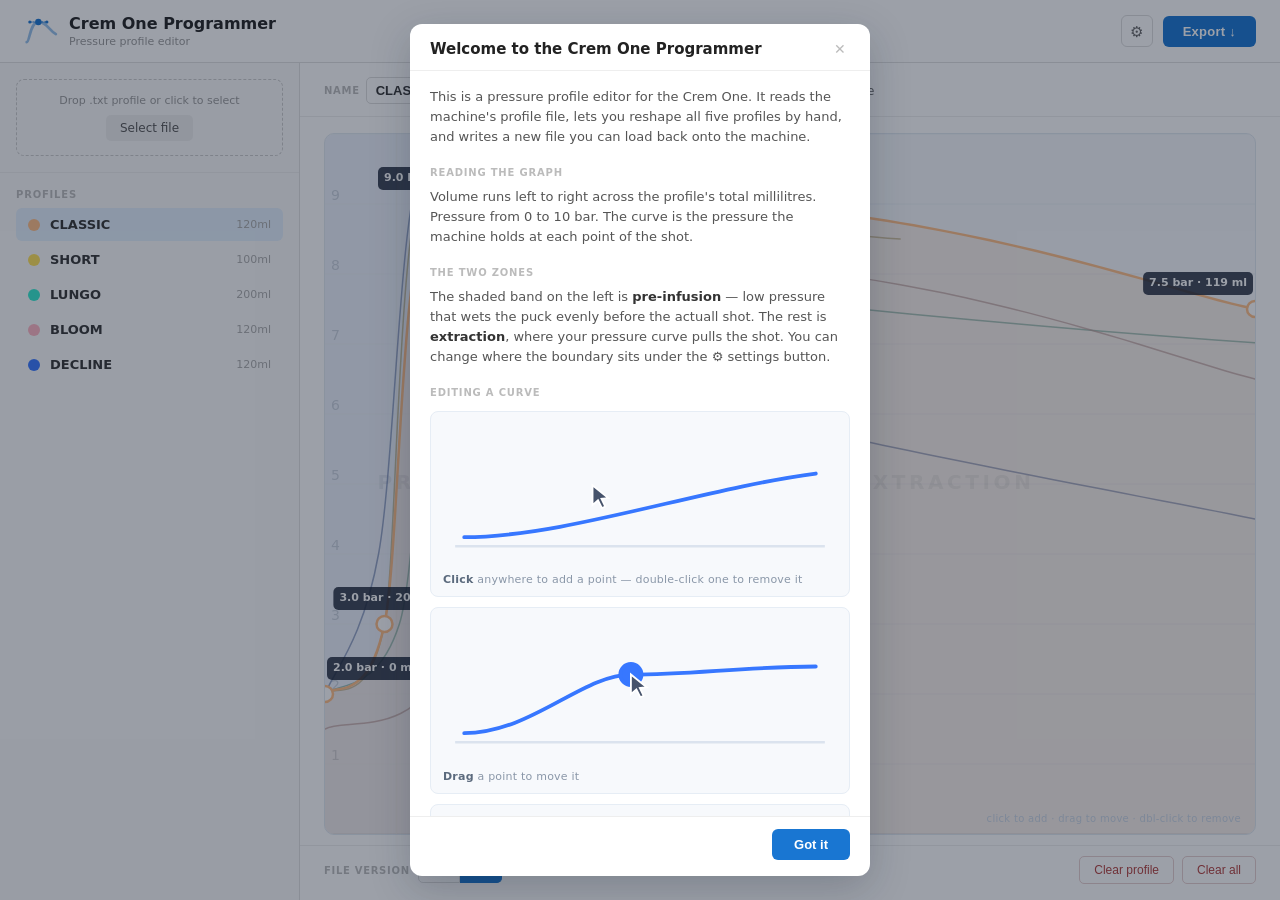
<file: index.html>
<!doctype html>
<html lang="en">

<head>
  <meta charset="utf-8">
  <meta name="viewport" content="width=device-width, initial-scale=1, viewport-fit=cover">
  <title>Crem One Programmer — pressure profile editor</title>
  <meta name="description" content="Edit the Crem One's five pressure profiles by dragging curves, then export a file you can load back onto the machine. Runs entirely in your browser.">
  <link rel="icon" type="image/svg+xml" href="assets/favicon.svg">

  <!-- Link previews. og:image has to be absolute, so it points at the published site;
       update it if the repository or account is ever renamed. -->
  <meta property="og:type" content="website">
  <meta property="og:title" content="Crem One Programmer">
  <meta property="og:description" content="A pressure profile editor for the Crem One espresso machine.">
  <meta property="og:image" content="https://lxo96.github.io/One-Programmer/docs/images/hero.jpg">
  <meta name="twitter:card" content="summary_large_image">
  <script type="text/javascript" src="settings.js"></script>
  <script type="text/javascript" src="programmer.js"></script>
  <link rel="stylesheet" href="proggStyle.css">
</head>

<body>
  <header>
    <div class="brand">
      <!-- Decorative: the wordmark beside it already names the app, so announcing the
           logo too would just repeat it to a screen reader. -->
      <img class="brand-mark" src="assets/logo.svg" alt="" width="34" height="34">
      <div>
        <h2>Crem One Programmer</h2>
        <p class="header-sub">Pressure profile editor</p>
      </div>
    </div>
    <div class="header-actions">
      <button id="settingsButton" class="icon-button" title="Settings" aria-label="Settings">⚙</button>
      <button id="bigOutButton">Export ↓</button>
    </div>
  </header>

  <div id="app">
    <div id="left-panel">
      <div id="drop-area">
        <div class="drop-zone-inner">
          <p>Drop .txt profile or click to select</p>
          <input type="file" id="fileElem" accept=".txt" style="display:none">
          <label class="button" for="fileElem">Select file</label>
        </div>
        <p class="drop-status" id="dropStatus" role="status" aria-live="polite" hidden></p>
      </div>
      <div id="profile-list-section">
        <div class="section-label">Profiles</div>
        <div id="profile-list"></div>
      </div>
    </div>

    <div id="right-panel">
      <div id="editor-header"></div>
      <div id="canvas-area"></div>
      <div id="controls-footer">
        <div class="control-group">
          <span class="control-label">File version</span>
          <div class="version-toggle">
            <button class="ver-btn" id="ver1">v1</button>
            <button class="ver-btn active" id="ver2">v2</button>
          </div>
        </div>
        <div class="control-group control-group-end">
          <button class="danger-btn" id="clearButton">Clear profile</button>
          <button class="danger-btn" id="clearAllButton">Clear all</button>
        </div>
      </div>
    </div>
  </div>

  <a download="info.txt" id="downloadlink" style="display:none">Download</a>

  <div class="modal-backdrop" id="modal-backdrop" hidden>

    <div class="modal modal-narrow" id="confirm-modal" role="alertdialog" aria-modal="true"
         aria-labelledby="confirm-title" aria-describedby="confirm-text" hidden>
      <div class="modal-head">
        <h3 id="confirm-title">Are you sure?</h3>
        <button class="modal-close" data-close-modal aria-label="Close">✕</button>
      </div>
      <div class="modal-body">
        <p id="confirm-text"></p>
      </div>
      <div class="modal-foot">
        <button class="modal-secondary" data-close-modal>Cancel</button>
        <button class="modal-danger" id="confirmButton">Confirm</button>
      </div>
    </div>

    <div class="modal" id="settings-modal" role="dialog" aria-modal="true" aria-labelledby="settings-title" hidden>
      <div class="modal-head">
        <h3 id="settings-title">Settings</h3>
        <button class="modal-close" data-close-modal aria-label="Close">✕</button>
      </div>
      <div class="modal-body">
        <div class="setting-row">
          <label class="field-label" for="preInfusionBox">Pre-infusion</label>
          <input class="field-input num-input" id="preInfusionBox" type="number" min="0" max="240">
          <span class="unit-label">ml</span>
        </div>
        <p class="setting-help">
          Sets how much of the editor is shaded as the pre-infusion zone. This is a
          drawing guide only and may vary between machine and setup.
        </p>
        <div class="setting-row">
          <input class="setting-check" id="squeezePreInfusionBox" type="checkbox" checked>
          <label class="field-label" for="squeezePreInfusionBox">Squeeze pre-infusion</label>
        </div>
        <p class="setting-help">
          Draws pre-infusion in the first third of the graph so extraction gets more room.
          Turn it off to draw every millilitre the same width.
        </p>
        <p class="setting-help">
          <a href="#" id="showIntroAgain">Show the intro again</a>
        </p>
        <p>
          Source code:
          <a href="https://github.com/LxO96/One-Programmer">Github.com/LxO96/One-Programmer</a>
        </p>
      </div>
      <div class="modal-foot">
        <button class="modal-primary" data-close-modal>Done</button>
      </div>
    </div>

    <div class="modal" id="welcome-modal" role="dialog" aria-modal="true" aria-labelledby="welcome-title" hidden>
      <div class="modal-head">
        <h3 id="welcome-title">Welcome to the Crem One Programmer</h3>
        <button class="modal-close" data-close-modal aria-label="Close">✕</button>
      </div>
      <div class="modal-body">
        <p>
          This is a pressure profile editor for the Crem One. It reads the machine's
          profile file, lets you reshape all five profiles by hand, and writes a new
          file you can load back onto the machine.
        </p>

        <h4>Reading the graph</h4>
        <p>
          Volume runs left to right across the profile's total millilitres. Pressure
          from 0 to 10 bar. The curve is the pressure the machine
          holds at each point of the shot.
        </p>

        <h4>The two zones</h4>
        <p>
          The shaded band on the left is <strong>pre-infusion</strong> — low pressure
          that wets the puck evenly before the actuall shot. The rest is <strong>extraction</strong>, where your pressure
          curve pulls the shot. You can change where the boundary sits under
          the ⚙ settings button.
        </p>

        <h4>Editing a curve</h4>

        <div class="demo-list">

          <div class="demo">
            <svg viewBox="0 0 260 96" role="img"
                 aria-label="A cursor clicks an empty part of the graph and a new point appears, bending the curve up to meet it">
              <path class="demo-axis" d="M8 82 H252" />
              <path class="demo-curve" d="M14 76 C 80 76, 170 44, 246 34">
                <animate attributeName="d" dur="4s" repeatCount="indefinite"
                  keyTimes="0;0.42;0.55;0.92;1"
                  values="M14 76 C 80 76, 170 44, 246 34;
                          M14 76 C 80 76, 170 44, 246 34;
                          M14 76 C 56 76, 92 30, 124 30 C 166 30, 200 38, 246 34;
                          M14 76 C 56 76, 92 30, 124 30 C 166 30, 200 38, 246 34;
                          M14 76 C 80 76, 170 44, 246 34" />
              </path>
              <circle class="demo-ripple" cx="124" cy="30" r="0" opacity="0">
                <animate attributeName="r" dur="4s" repeatCount="indefinite"
                  keyTimes="0;0.42;0.46;0.62;1" values="0;0;4;18;18" />
                <animate attributeName="opacity" dur="4s" repeatCount="indefinite"
                  keyTimes="0;0.42;0.46;0.62;1" values="0;0;0.9;0;0" />
              </circle>
              <circle class="demo-point" cx="124" cy="30" r="0">
                <animate attributeName="r" dur="4s" repeatCount="indefinite"
                  keyTimes="0;0.42;0.52;0.58;0.92;1" values="0;0;8;6.5;6.5;0" />
              </circle>
              <g class="demo-cursor" transform="translate(34 72)">
                <animateTransform attributeName="transform" type="translate" dur="4s"
                  repeatCount="indefinite" keyTimes="0;0.4;0.92;1"
                  values="34 72; 124 30; 124 30; 34 72" />
                <path d="M0 0 L0 13 L3.6 9.8 L6.2 15 L8.4 14 L5.9 8.9 L10.4 8.4 Z" />
              </g>
            </svg>
            <div class="demo-caption"><strong>Click</strong> anywhere to add a point — double-click one to remove it</div>
          </div>

          <div class="demo">
            <svg viewBox="0 0 260 96" role="img"
                 aria-label="A point on the curve is dragged up and down, and the curve follows it">
              <path class="demo-axis" d="M8 82 H252" />
              <path class="demo-curve" d="M14 76 C 58 76, 92 58, 124 58 C 164 58, 198 38, 246 32">
                <animate attributeName="d" dur="4s" repeatCount="indefinite"
                  keyTimes="0;0.5;1"
                  values="M14 76 C 58 76, 92 58, 124 58 C 164 58, 198 38, 246 32;
                          M14 76 C 58 76, 92 22, 124 22 C 164 22, 198 28, 246 32;
                          M14 76 C 58 76, 92 58, 124 58 C 164 58, 198 38, 246 32" />
              </path>
              <circle class="demo-point-on" cx="124" cy="58" r="7">
                <animate attributeName="cy" dur="4s" repeatCount="indefinite"
                  keyTimes="0;0.5;1" values="58;22;58" />
              </circle>
              <g class="demo-cursor" transform="translate(124 58)">
                <animateTransform attributeName="transform" type="translate" dur="4s"
                  repeatCount="indefinite" keyTimes="0;0.5;1"
                  values="124 58; 124 22; 124 58" />
                <path d="M0 0 L0 13 L3.6 9.8 L6.2 15 L8.4 14 L5.9 8.9 L10.4 8.4 Z" />
              </g>
            </svg>
            <div class="demo-caption"><strong>Drag</strong> a point to move it</div>
          </div>

          <div class="demo">
            <svg viewBox="0 0 260 96" role="img"
                 aria-label="One of a point's two handles is pulled outward, flattening the curve leaving that point while the other side stays short">
              <path class="demo-axis" d="M8 82 H252" />
              <path class="demo-curve" d="M14 76 C 52 76, 92 57, 124 46 C 156 35, 208 30, 246 28">
                <animate attributeName="d" dur="4s" repeatCount="indefinite"
                  keyTimes="0;0.45;0.55;1"
                  values="M14 76 C 52 76, 92 57, 124 46 C 156 35, 208 30, 246 28;
                          M14 76 C 52 76, 90 46, 124 46 C 196 46, 218 32, 246 28;
                          M14 76 C 52 76, 90 46, 124 46 C 196 46, 218 32, 246 28;
                          M14 76 C 52 76, 92 57, 124 46 C 156 35, 208 30, 246 28" />
              </path>
              <path class="demo-tangent" d="M92 57 L124 46 L156 35">
                <animate attributeName="d" dur="4s" repeatCount="indefinite"
                  keyTimes="0;0.45;0.55;1"
                  values="M92 57 L124 46 L156 35;
                          M90 46 L124 46 L196 46;
                          M90 46 L124 46 L196 46;
                          M92 57 L124 46 L156 35" />
              </path>
              <circle class="demo-handle" cx="92" cy="57" r="5">
                <animate attributeName="cx" dur="4s" repeatCount="indefinite"
                  keyTimes="0;0.45;0.55;1" values="92;90;90;92" />
                <animate attributeName="cy" dur="4s" repeatCount="indefinite"
                  keyTimes="0;0.45;0.55;1" values="57;46;46;57" />
              </circle>
              <circle class="demo-handle" cx="156" cy="35" r="5">
                <animate attributeName="cx" dur="4s" repeatCount="indefinite"
                  keyTimes="0;0.45;0.55;1" values="156;196;196;156" />
                <animate attributeName="cy" dur="4s" repeatCount="indefinite"
                  keyTimes="0;0.45;0.55;1" values="35;46;46;35" />
              </circle>
              <circle class="demo-point-on" cx="124" cy="46" r="7" />
              <g class="demo-cursor" transform="translate(156 35)">
                <animateTransform attributeName="transform" type="translate" dur="4s"
                  repeatCount="indefinite" keyTimes="0;0.45;0.55;1"
                  values="156 35; 196 46; 196 46; 156 35" />
                <path d="M0 0 L0 13 L3.6 9.8 L6.2 15 L8.4 14 L5.9 8.9 L10.4 8.4 Z" />
              </g>
            </svg>
            <div class="demo-caption"><strong>Drag a handle</strong> to bend the curve — the two sides stretch independently</div>
          </div>

        </div>

        <p>
          A selected point always shows both of its handles, even when one is pulled
          right in against the point.
        </p>

        <h4>Loading a file</h4>

        <div class="demo-list">
          <div class="demo">
            <svg viewBox="0 0 260 96" role="img"
                 aria-label="A profile file being dropped onto the panel, after which the curve appears">
              <rect class="demo-dropzone" x="62" y="22" width="136" height="56" rx="9">
                <animate attributeName="stroke" dur="4.4s" repeatCount="indefinite"
                  keyTimes="0;0.40;0.46;0.88;1"
                  values="#ccd6e3;#ccd6e3;#3777FF;#3777FF;#ccd6e3"/>
                <animate attributeName="stroke-dasharray" dur="4.4s" repeatCount="indefinite"
                  keyTimes="0;0.40;0.46;0.88;1" values="5 4;5 4;0 0;0 0;5 4"/>
              </rect>
              <rect class="demo-dropfill" x="62" y="22" width="136" height="56" rx="9" opacity="0">
                <animate attributeName="opacity" dur="4.4s" repeatCount="indefinite"
                  keyTimes="0;0.40;0.46;0.88;1" values="0;0;1;1;0"/>
              </rect>

              <!-- the file being dragged in -->
              <g class="demo-file" opacity="0">
                <animateTransform attributeName="transform" type="translate" dur="4.4s"
                  repeatCount="indefinite" keyTimes="0;0.05;0.40;0.50;1"
                  values="150 -32; 150 -32; 118 32; 118 32; 150 -32"/>
                <animate attributeName="opacity" dur="4.4s" repeatCount="indefinite"
                  keyTimes="0;0.05;0.40;0.50;0.52;1" values="0;1;1;1;0;0"/>
                <path d="M0 0 h15 l7 7 v24 a3 3 0 0 1 -3 3 h-16 a3 3 0 0 1 -3 -3 v-28 a3 3 0 0 1 3 -3 z"/>
                <path class="demo-fileline" d="M6 14 H16 M6 20 H16 M6 26 H13"/>
              </g>

              <!-- and the profile it turns into -->
              <path class="demo-curve demo-loaded"
                    d="M74 66 C 86 66, 88 34, 106 34 C 130 34, 140 46, 158 52 C 170 57, 178 50, 186 44"
                    stroke-dasharray="150" stroke-dashoffset="150">
                <animate attributeName="stroke-dashoffset" dur="4.4s" repeatCount="indefinite"
                  keyTimes="0;0.50;0.70;0.88;1" values="150;150;0;0;150"/>
              </path>
            </svg>
            <div class="demo-caption"><strong>Drop a <code>.txt</code> profile</strong> on the panel at the top left — it tells you what it loaded</div>
          </div>
        </div>

        <p>
          Or press <strong>Select file</strong> to pick one, or just start from the
          profiles already loaded. All five profiles come from a single file, so
          loading one replaces the lot.
        </p>

        <h4>Exporting</h4>
        <p>
          When you're done, pick the file version your machine expects and hit Export.
          Nothing is saved between visits, so export anything you want to keep.
        </p>
      </div>
      <div class="modal-foot">
        <button class="modal-primary" data-close-modal>Got it</button>
      </div>
    </div>

  </div>
</body>

</html>
</file>
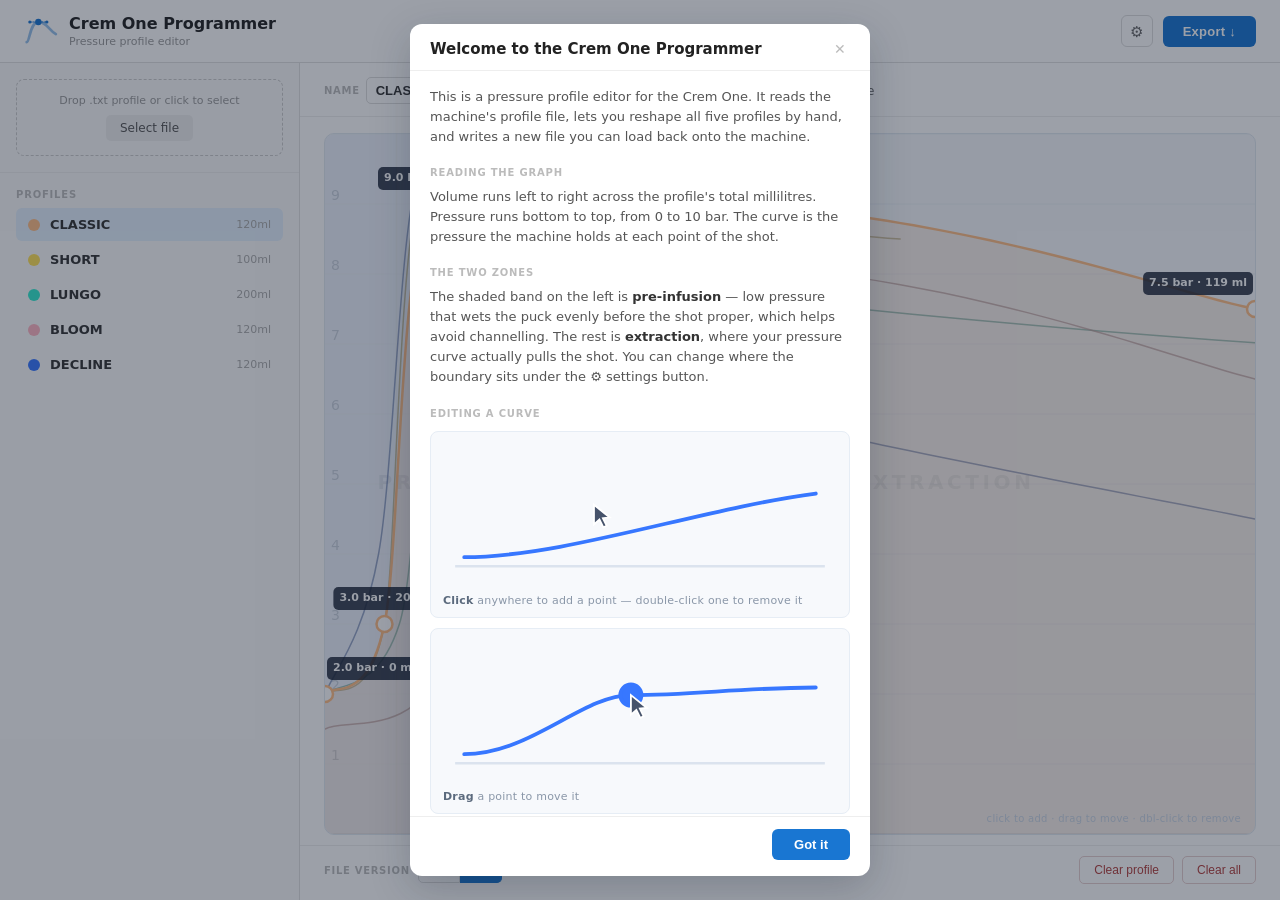
<file: OneProfileProgrammer.html>
<!doctype html>
<html lang="en">

<head>
  <meta charset="utf-8">
  <meta name="viewport" content="width=device-width, initial-scale=1, viewport-fit=cover">
  <title>One Profile Programmer</title>
  <link rel="icon" type="image/svg+xml" href="assets/favicon.svg">
  <script type="text/javascript" src="settings.js"></script>
  <script type="text/javascript" src="programmer.js"></script>
  <link rel="stylesheet" href="proggStyle.css">
</head>

<body>
  <header>
    <div class="brand">
      <!-- Decorative: the wordmark beside it already names the app, so announcing the
           logo too would just repeat it to a screen reader. -->
      <img class="brand-mark" src="assets/logo.svg" alt="" width="34" height="34">
      <div>
        <h2>Crem One Programmer</h2>
        <p class="header-sub">Pressure profile editor</p>
      </div>
    </div>
    <div class="header-actions">
      <button id="settingsButton" class="icon-button" title="Settings" aria-label="Settings">⚙</button>
      <button id="bigOutButton">Export ↓</button>
    </div>
  </header>

  <div id="app">
    <div id="left-panel">
      <div id="drop-area">
        <div class="drop-zone-inner">
          <p>Drop .txt profile or click to select</p>
          <input type="file" id="fileElem" accept=".txt" style="display:none">
          <label class="button" for="fileElem">Select file</label>
        </div>
        <p class="drop-status" id="dropStatus" role="status" aria-live="polite" hidden></p>
      </div>
      <div id="profile-list-section">
        <div class="section-label">Profiles</div>
        <div id="profile-list"></div>
      </div>
    </div>

    <div id="right-panel">
      <div id="editor-header"></div>
      <div id="canvas-area"></div>
      <div id="controls-footer">
        <div class="control-group">
          <span class="control-label">File version</span>
          <div class="version-toggle">
            <button class="ver-btn" id="ver1">v1</button>
            <button class="ver-btn active" id="ver2">v2</button>
          </div>
        </div>
        <div class="control-group control-group-end">
          <button class="danger-btn" id="clearButton">Clear profile</button>
          <button class="danger-btn" id="clearAllButton">Clear all</button>
        </div>
      </div>
    </div>
  </div>

  <a download="info.txt" id="downloadlink" style="display:none">Download</a>

  <div class="modal-backdrop" id="modal-backdrop" hidden>

    <div class="modal modal-narrow" id="confirm-modal" role="alertdialog" aria-modal="true"
         aria-labelledby="confirm-title" aria-describedby="confirm-text" hidden>
      <div class="modal-head">
        <h3 id="confirm-title">Are you sure?</h3>
        <button class="modal-close" data-close-modal aria-label="Close">✕</button>
      </div>
      <div class="modal-body">
        <p id="confirm-text"></p>
      </div>
      <div class="modal-foot">
        <button class="modal-secondary" data-close-modal>Cancel</button>
        <button class="modal-danger" id="confirmButton">Confirm</button>
      </div>
    </div>

    <div class="modal" id="settings-modal" role="dialog" aria-modal="true" aria-labelledby="settings-title" hidden>
      <div class="modal-head">
        <h3 id="settings-title">Settings</h3>
        <button class="modal-close" data-close-modal aria-label="Close">✕</button>
      </div>
      <div class="modal-body">
        <div class="setting-row">
          <label class="field-label" for="preInfusionBox">Pre-infusion</label>
          <input class="field-input num-input" id="preInfusionBox" type="number" min="0" max="240">
          <span class="unit-label">ml</span>
        </div>
        <p class="setting-help">
          Sets how much of the editor is shaded as the pre-infusion zone. This is a
          drawing guide only — the profile file has no pre-infusion field, so the
          value is not exported to the machine.
        </p>
        <p class="setting-help">
          <a href="#" id="showIntroAgain">Show the intro again</a>
        </p>
      </div>
      <div class="modal-foot">
        <button class="modal-primary" data-close-modal>Done</button>
      </div>
    </div>

    <div class="modal" id="welcome-modal" role="dialog" aria-modal="true" aria-labelledby="welcome-title" hidden>
      <div class="modal-head">
        <h3 id="welcome-title">Welcome to the Crem One Programmer</h3>
        <button class="modal-close" data-close-modal aria-label="Close">✕</button>
      </div>
      <div class="modal-body">
        <p>
          This is a pressure profile editor for the Crem One. It reads the machine's
          profile file, lets you reshape all five profiles by hand, and writes a new
          file you can load back onto the machine.
        </p>

        <h4>Reading the graph</h4>
        <p>
          Volume runs left to right across the profile's total millilitres. Pressure
          runs bottom to top, from 0 to 10 bar. The curve is the pressure the machine
          holds at each point of the shot.
        </p>

        <h4>The two zones</h4>
        <p>
          The shaded band on the left is <strong>pre-infusion</strong> — low pressure
          that wets the puck evenly before the shot proper, which helps avoid
          channelling. The rest is <strong>extraction</strong>, where your pressure
          curve actually pulls the shot. You can change where the boundary sits under
          the ⚙ settings button.
        </p>

        <h4>Editing a curve</h4>

        <div class="demo-list">

          <div class="demo">
            <svg viewBox="0 0 260 96" role="img"
                 aria-label="A cursor clicks an empty part of the graph and a new point appears, bending the curve up to meet it">
              <path class="demo-axis" d="M8 82 H252" />
              <path class="demo-curve" d="M14 76 C 80 76, 170 44, 246 34">
                <animate attributeName="d" dur="4s" repeatCount="indefinite"
                  keyTimes="0;0.42;0.55;0.92;1"
                  values="M14 76 C 80 76, 170 44, 246 34;
                          M14 76 C 80 76, 170 44, 246 34;
                          M14 76 C 56 76, 92 30, 124 30 C 166 30, 200 38, 246 34;
                          M14 76 C 56 76, 92 30, 124 30 C 166 30, 200 38, 246 34;
                          M14 76 C 80 76, 170 44, 246 34" />
              </path>
              <circle class="demo-ripple" cx="124" cy="30" r="0" opacity="0">
                <animate attributeName="r" dur="4s" repeatCount="indefinite"
                  keyTimes="0;0.42;0.46;0.62;1" values="0;0;4;18;18" />
                <animate attributeName="opacity" dur="4s" repeatCount="indefinite"
                  keyTimes="0;0.42;0.46;0.62;1" values="0;0;0.9;0;0" />
              </circle>
              <circle class="demo-point" cx="124" cy="30" r="0">
                <animate attributeName="r" dur="4s" repeatCount="indefinite"
                  keyTimes="0;0.42;0.52;0.58;0.92;1" values="0;0;8;6.5;6.5;0" />
              </circle>
              <g class="demo-cursor" transform="translate(34 72)">
                <animateTransform attributeName="transform" type="translate" dur="4s"
                  repeatCount="indefinite" keyTimes="0;0.4;0.92;1"
                  values="34 72; 124 30; 124 30; 34 72" />
                <path d="M0 0 L0 13 L3.6 9.8 L6.2 15 L8.4 14 L5.9 8.9 L10.4 8.4 Z" />
              </g>
            </svg>
            <div class="demo-caption"><strong>Click</strong> anywhere to add a point — double-click one to remove it</div>
          </div>

          <div class="demo">
            <svg viewBox="0 0 260 96" role="img"
                 aria-label="A point on the curve is dragged up and down, and the curve follows it">
              <path class="demo-axis" d="M8 82 H252" />
              <path class="demo-curve" d="M14 76 C 58 76, 92 58, 124 58 C 164 58, 198 38, 246 32">
                <animate attributeName="d" dur="4s" repeatCount="indefinite"
                  keyTimes="0;0.5;1"
                  values="M14 76 C 58 76, 92 58, 124 58 C 164 58, 198 38, 246 32;
                          M14 76 C 58 76, 92 22, 124 22 C 164 22, 198 28, 246 32;
                          M14 76 C 58 76, 92 58, 124 58 C 164 58, 198 38, 246 32" />
              </path>
              <circle class="demo-point-on" cx="124" cy="58" r="7">
                <animate attributeName="cy" dur="4s" repeatCount="indefinite"
                  keyTimes="0;0.5;1" values="58;22;58" />
              </circle>
              <g class="demo-cursor" transform="translate(124 58)">
                <animateTransform attributeName="transform" type="translate" dur="4s"
                  repeatCount="indefinite" keyTimes="0;0.5;1"
                  values="124 58; 124 22; 124 58" />
                <path d="M0 0 L0 13 L3.6 9.8 L6.2 15 L8.4 14 L5.9 8.9 L10.4 8.4 Z" />
              </g>
            </svg>
            <div class="demo-caption"><strong>Drag</strong> a point to move it</div>
          </div>

          <div class="demo">
            <svg viewBox="0 0 260 96" role="img"
                 aria-label="One of a point's two handles is pulled outward, flattening the curve leaving that point while the other side stays short">
              <path class="demo-axis" d="M8 82 H252" />
              <path class="demo-curve" d="M14 76 C 52 76, 92 57, 124 46 C 156 35, 208 30, 246 28">
                <animate attributeName="d" dur="4s" repeatCount="indefinite"
                  keyTimes="0;0.45;0.55;1"
                  values="M14 76 C 52 76, 92 57, 124 46 C 156 35, 208 30, 246 28;
                          M14 76 C 52 76, 90 46, 124 46 C 196 46, 218 32, 246 28;
                          M14 76 C 52 76, 90 46, 124 46 C 196 46, 218 32, 246 28;
                          M14 76 C 52 76, 92 57, 124 46 C 156 35, 208 30, 246 28" />
              </path>
              <path class="demo-tangent" d="M92 57 L124 46 L156 35">
                <animate attributeName="d" dur="4s" repeatCount="indefinite"
                  keyTimes="0;0.45;0.55;1"
                  values="M92 57 L124 46 L156 35;
                          M90 46 L124 46 L196 46;
                          M90 46 L124 46 L196 46;
                          M92 57 L124 46 L156 35" />
              </path>
              <circle class="demo-handle" cx="92" cy="57" r="5">
                <animate attributeName="cx" dur="4s" repeatCount="indefinite"
                  keyTimes="0;0.45;0.55;1" values="92;90;90;92" />
                <animate attributeName="cy" dur="4s" repeatCount="indefinite"
                  keyTimes="0;0.45;0.55;1" values="57;46;46;57" />
              </circle>
              <circle class="demo-handle" cx="156" cy="35" r="5">
                <animate attributeName="cx" dur="4s" repeatCount="indefinite"
                  keyTimes="0;0.45;0.55;1" values="156;196;196;156" />
                <animate attributeName="cy" dur="4s" repeatCount="indefinite"
                  keyTimes="0;0.45;0.55;1" values="35;46;46;35" />
              </circle>
              <circle class="demo-point-on" cx="124" cy="46" r="7" />
              <g class="demo-cursor" transform="translate(156 35)">
                <animateTransform attributeName="transform" type="translate" dur="4s"
                  repeatCount="indefinite" keyTimes="0;0.45;0.55;1"
                  values="156 35; 196 46; 196 46; 156 35" />
                <path d="M0 0 L0 13 L3.6 9.8 L6.2 15 L8.4 14 L5.9 8.9 L10.4 8.4 Z" />
              </g>
            </svg>
            <div class="demo-caption"><strong>Drag a handle</strong> to bend the curve — the two sides stretch independently</div>
          </div>

        </div>

        <p>
          A selected point always shows both of its handles, even when one is pulled
          right in against the point.
        </p>

        <h4>Loading a file</h4>

        <div class="demo-list">
          <div class="demo">
            <svg viewBox="0 0 260 96" role="img"
                 aria-label="A profile file being dropped onto the panel, after which the curve appears">
              <rect class="demo-dropzone" x="62" y="22" width="136" height="56" rx="9">
                <animate attributeName="stroke" dur="4.4s" repeatCount="indefinite"
                  keyTimes="0;0.40;0.46;0.88;1"
                  values="#ccd6e3;#ccd6e3;#3777FF;#3777FF;#ccd6e3"/>
                <animate attributeName="stroke-dasharray" dur="4.4s" repeatCount="indefinite"
                  keyTimes="0;0.40;0.46;0.88;1" values="5 4;5 4;0 0;0 0;5 4"/>
              </rect>
              <rect class="demo-dropfill" x="62" y="22" width="136" height="56" rx="9" opacity="0">
                <animate attributeName="opacity" dur="4.4s" repeatCount="indefinite"
                  keyTimes="0;0.40;0.46;0.88;1" values="0;0;1;1;0"/>
              </rect>

              <!-- the file being dragged in -->
              <g class="demo-file" opacity="0">
                <animateTransform attributeName="transform" type="translate" dur="4.4s"
                  repeatCount="indefinite" keyTimes="0;0.05;0.40;0.50;1"
                  values="150 -32; 150 -32; 118 32; 118 32; 150 -32"/>
                <animate attributeName="opacity" dur="4.4s" repeatCount="indefinite"
                  keyTimes="0;0.05;0.40;0.50;0.52;1" values="0;1;1;1;0;0"/>
                <path d="M0 0 h15 l7 7 v24 a3 3 0 0 1 -3 3 h-16 a3 3 0 0 1 -3 -3 v-28 a3 3 0 0 1 3 -3 z"/>
                <path class="demo-fileline" d="M6 14 H16 M6 20 H16 M6 26 H13"/>
              </g>

              <!-- and the profile it turns into -->
              <path class="demo-curve demo-loaded"
                    d="M74 66 C 86 66, 88 34, 106 34 C 130 34, 140 46, 158 52 C 170 57, 178 50, 186 44"
                    stroke-dasharray="150" stroke-dashoffset="150">
                <animate attributeName="stroke-dashoffset" dur="4.4s" repeatCount="indefinite"
                  keyTimes="0;0.50;0.70;0.88;1" values="150;150;0;0;150"/>
              </path>
            </svg>
            <div class="demo-caption"><strong>Drop a <code>.txt</code> profile</strong> on the panel at the top left — it tells you what it loaded</div>
          </div>
        </div>

        <p>
          Or press <strong>Select file</strong> to pick one, or just start from the
          profiles already loaded. All five profiles come from a single file, so
          loading one replaces the lot.
        </p>

        <h4>Exporting</h4>
        <p>
          When you're done, pick the file version your machine expects and hit Export.
          Nothing is saved between visits, so export anything you want to keep.
        </p>
      </div>
      <div class="modal-foot">
        <button class="modal-primary" data-close-modal>Got it</button>
      </div>
    </div>

  </div>
</body>

</html>
</file>
<file: proggStyle.css>
* { box-sizing: border-box; margin: 0; padding: 0; }

body {
  font-family: system-ui, -apple-system, sans-serif;
  background: #fff;
  /* dvh tracks the shrinking/growing browser chrome on phones; vh does not, which
     would push the footer below the fold. vh stays first as the fallback. */
  height: 100vh;
  height: 100dvh;
  display: flex;
  flex-direction: column;
  overflow: hidden;
  -webkit-text-size-adjust: 100%;
}

/* ── Header ── */
header {
  background: #fff;
  border-bottom: 1px solid #e0e0e0;
  padding: 14px 24px;
  display: flex;
  align-items: center;
  justify-content: space-between;
  flex-shrink: 0;
}
.brand { display: flex; align-items: center; gap: 11px; min-width: 0; }
.brand-mark { display: block; flex-shrink: 0; }

header h2 { font-size: 16px; font-weight: 700; color: #222; }
.header-sub { font-size: 11px; color: #999; margin-top: 2px; display: block; }

#bigOutButton {
  background: #1976d2;
  color: #fff;
  border: none;
  border-radius: 6px;
  padding: 8px 20px;
  font-size: 13px;
  font-weight: 600;
  cursor: pointer;
  letter-spacing: 0.02em;
}
#bigOutButton:hover { background: #1565c0; }

.header-actions { display: flex; align-items: center; gap: 10px; }

.icon-button {
  background: #fff;
  border: 1px solid #ddd;
  border-radius: 6px;
  width: 32px;
  height: 32px;
  font-size: 15px;
  line-height: 1;
  color: #666;
  cursor: pointer;
  transition: background 0.1s, border-color 0.1s, color 0.1s;
}
.icon-button:hover { background: #f2f2f2; border-color: #ccc; color: #333; }

/* ── Modals ── */
.modal-backdrop {
  position: fixed;
  inset: 0;
  background: rgba(20, 30, 48, 0.42);
  display: flex;
  align-items: center;
  justify-content: center;
  padding: 24px;
  z-index: 100;
}
.modal-backdrop[hidden] { display: none; }

.modal {
  background: #fff;
  border-radius: 12px;
  box-shadow: 0 12px 40px rgba(20, 30, 48, 0.22);
  width: 100%;
  max-width: 460px;
  max-height: 100%;
  display: flex;
  flex-direction: column;
  overflow: hidden;
}
.modal[hidden] { display: none; }

.modal-head {
  display: flex;
  align-items: center;
  justify-content: space-between;
  gap: 12px;
  padding: 16px 20px 12px;
  border-bottom: 1px solid #eee;
  flex-shrink: 0;
}
.modal-head h3 { font-size: 15px; font-weight: 700; color: #222; }

.modal-close {
  background: none;
  border: none;
  font-size: 14px;
  color: #bbb;
  cursor: pointer;
  padding: 2px 4px;
  line-height: 1;
}
.modal-close:hover { color: #666; }

.modal-body {
  padding: 16px 20px;
  overflow-y: auto;
  font-size: 13px;
  line-height: 1.55;
  color: #555;
}
.modal-body p { margin-bottom: 12px; }
.modal-body p:last-child { margin-bottom: 0; }
.modal-body h4 {
  font-size: 10px;
  font-weight: 700;
  letter-spacing: 0.08em;
  text-transform: uppercase;
  color: #bbb;
  margin: 18px 0 6px;
}
.modal-body strong { color: #333; font-weight: 600; }
.modal-body code {
  background: #f2f4f7;
  border-radius: 3px;
  padding: 1px 4px;
  font-size: 12px;
}
.modal-body a { color: #1976d2; }

/* ── Intro demos ── */
/* Looping SVG animations in the welcome modal. The motion is SMIL rather than CSS
   because the curve morphs are `d` animations, which CSS can't drive in Firefox.
   Reduced-motion is honoured in JS via pauseAnimations(), which CSS can't reach. */
.demo-list { margin: 10px 0 4px; }
.demo {
  background: #f7f9fc;
  border: 1px solid #e6edf5;
  border-radius: 8px;
  padding: 10px 12px 8px;
  margin-bottom: 10px;
}
.demo svg { display: block; width: 100%; height: auto; }
.demo-caption {
  font-size: 11px;
  color: #8a97a8;
  margin-top: 4px;
  letter-spacing: 0.02em;
}
.demo-caption strong { color: #5b6a7d; font-weight: 700; }

.demo-axis { stroke: #dbe3ee; stroke-width: 1.5; fill: none; }
.demo-curve { stroke: #3777FF; stroke-width: 2.5; fill: none; stroke-linecap: round; }
.demo-point { fill: #fff; stroke: #3777FF; stroke-width: 2.5; }
.demo-point-on { fill: #3777FF; stroke: #3777FF; stroke-width: 2.5; }
.demo-tangent { stroke: #a9bdd4; stroke-width: 1.5; fill: none; stroke-dasharray: 4 3; }
.demo-handle { fill: #fff; stroke: #3777FF; stroke-width: 2; }
.demo-cursor { fill: #46536b; stroke: #fff; stroke-width: 1.2; }
.demo-ripple { fill: none; stroke: #3777FF; stroke-width: 2; }

.demo-dropzone { fill: none; stroke: #ccd6e3; stroke-width: 2; stroke-dasharray: 5 4; }
.demo-dropfill { fill: rgba(55, 119, 255, .08); }
.demo-file { fill: #8595a8; }
.demo-fileline { stroke: #fff; stroke-width: 2; stroke-linecap: round; fill: none; }
.demo-loaded { stroke-width: 2.5; }

.setting-row { display: flex; align-items: center; gap: 8px; margin-bottom: 10px; }
.setting-help { font-size: 11px; color: #999; line-height: 1.5; }
.setting-check { width: 16px; height: 16px; margin: 0; accent-color: #3777FF; cursor: pointer; }
.setting-check + .field-label { cursor: pointer; }

.modal-foot {
  padding: 12px 20px 16px;
  border-top: 1px solid #eee;
  display: flex;
  justify-content: flex-end;
  flex-shrink: 0;
}
.modal-primary {
  background: #1976d2;
  color: #fff;
  border: none;
  border-radius: 6px;
  padding: 8px 22px;
  font-size: 13px;
  font-weight: 600;
  cursor: pointer;
}
.modal-primary:hover { background: #1565c0; }

.modal-narrow { max-width: 400px; }

.modal-foot { gap: 8px; }
.modal-secondary {
  background: #fff;
  color: #555;
  border: 1px solid #ddd;
  border-radius: 6px;
  padding: 8px 18px;
  font-size: 13px;
  font-weight: 600;
  cursor: pointer;
}
.modal-secondary:hover { background: #f4f4f4; }

.modal-danger {
  background: #d32f2f;
  color: #fff;
  border: none;
  border-radius: 6px;
  padding: 8px 22px;
  font-size: 13px;
  font-weight: 600;
  cursor: pointer;
}
.modal-danger:hover { background: #b71c1c; }

/* Destructive footer actions — outlined rather than filled, so they read as
   available without competing with Export for attention. */
.danger-btn {
  background: #fff;
  border: 1px solid #e6cfcf;
  border-radius: 5px;
  padding: 6px 14px;
  font-size: 12px;
  color: #b3413f;
  cursor: pointer;
  transition: background 0.1s, border-color 0.1s, color 0.1s;
}
.danger-btn:hover { background: #fdf3f3; border-color: #d99a9a; color: #96302f; }

/* ── App shell ── */
#app {
  display: flex;
  flex: 1;
  overflow: hidden;
}

/* ── Left panel ── */
#left-panel {
  width: 300px;
  min-width: 300px;
  border-right: 1px solid #e0e0e0;
  background: #fafafa;
  display: flex;
  flex-direction: column;
  overflow-y: auto;
}

.section-label {
  font-size: 10px;
  font-weight: 700;
  letter-spacing: 0.08em;
  color: #bbb;
  text-transform: uppercase;
  margin-bottom: 8px;
}

/* Drop area */
#drop-area {
  padding: 16px;
  border-bottom: 1px solid #eee;
}
.drop-zone-inner {
  border: 1.5px dashed #ccc;
  border-radius: 8px;
  padding: 14px;
  text-align: center;
  cursor: pointer;
  transition: border-color 0.15s;
}
.drop-zone-inner p { font-size: 11px; color: #999; margin-bottom: 8px; display: block; }
#drop-area.highlight .drop-zone-inner {
  border-color: #1976d2;
  background: #f0f6fe;
  border-style: solid;
}
#drop-area.highlight .drop-zone-inner p { color: #1976d2; }

/* Outcome of the last import. Colour alone doesn't carry the meaning — the text says
   what happened — so this stays readable without colour vision. */
.drop-status {
  margin-top: 9px;
  font-size: 11px;
  line-height: 1.45;
  border-radius: 5px;
  padding: 6px 9px;
  word-break: break-word;
}
.drop-status[hidden] { display: none; }
.drop-status.busy  { background: #f1f3f6; color: #6b7785; }
.drop-status.ok    { background: #e8f5ec; color: #1f7a3d; }
.drop-status.error { background: #fdeded; color: #a52a2a; }

.button {
  display: inline-block;
  padding: 6px 14px;
  background: #eee;
  cursor: pointer;
  border-radius: 5px;
  font-size: 12px;
  color: #555;
  transition: background 0.1s;
}
.button:hover { background: #e0e0e0; }

/* Profile list */
#profile-list-section {
  padding: 16px;
  flex: 1;
}
#profile-list { display: flex; flex-direction: column; gap: 2px; }

.profile-item {
  display: flex;
  align-items: center;
  gap: 10px;
  padding: 9px 12px;
  border-radius: 6px;
  cursor: pointer;
  transition: background 0.1s;
}
.profile-item:hover { background: #f0f0f0; }
.profile-item.active { background: #e3f0fd; }
.profile-dot { width: 12px; height: 12px; border-radius: 50%; flex-shrink: 0; }
.profile-name { font-size: 13px; font-weight: 600; color: #333; flex: 1; }
.profile-vol { font-size: 11px; color: #aaa; }

/* Mini overview chart */
/* ── Right panel ── */
#right-panel {
  flex: 1;
  display: flex;
  flex-direction: column;
  overflow: hidden;
}

/* Editor header (inputs) */
#editor-header {
  padding: 14px 24px 12px;
  border-bottom: 1px solid #eee;
  display: flex;
  align-items: center;
  gap: 14px;
  flex-wrap: wrap;
  flex-shrink: 0;
}
.field-group { display: flex; align-items: center; gap: 6px; }
.field-label {
  font-size: 10px;
  font-weight: 700;
  letter-spacing: 0.07em;
  color: #bbb;
  text-transform: uppercase;
}
.field-input {
  border: 1px solid #ddd;
  border-radius: 5px;
  padding: 5px 9px;
  font-size: 13px;
  color: #333;
  outline: none;
  transition: border-color 0.15s;
}
.field-input:focus { border-color: #1976d2; }
.field-input.name-input { width: 110px; font-weight: 600; text-transform: uppercase; }
.field-input.num-input { width: 60px; }
.unit-label { font-size: 11px; color: #ccc; }
.limit-row { display: flex; align-items: center; gap: 5px; font-size: 12px; color: #666; }
.limit-row input { cursor: pointer; }

/* Canvas area */
#canvas-area {
  flex: 1;
  padding: 16px 24px 10px;
  display: flex;
  flex-direction: column;
  min-height: 0;
}
.editor-canvas-wrap {
  flex: 1;
  background: #f7f9fc;
  border: 1.5px solid #e0e8f0;
  border-radius: 10px;
  overflow: hidden;
  position: relative;
  min-height: 0;
}
.editor-canvas-wrap canvas {
  width: 100%;
  height: 100%;
  cursor: crosshair;
  display: block;
  /* Without this a touch drag scrolls the page and the browser fires pointercancel,
     killing the drag mid-gesture. It also suppresses double-tap-to-zoom, which is
     what lets the double-tap-to-remove gesture through. */
  touch-action: none;
  -webkit-user-select: none;
  user-select: none;
}
.canvas-hint {
  position: absolute;
  bottom: 10px;
  right: 14px;
  font-size: 10px;
  color: #c8d4e4;
  pointer-events: none;
  letter-spacing: 0.03em;
}
/* Readout for the vertical cursor. `top` is fixed — it tracks the cursor's volume
   but stays pinned to the graph, so it never covers the curve under the pointer. */
.canvas-tooltip {
  position: absolute;
  top: 10px;
  background: rgba(20, 30, 48, 0.88);
  color: #fff;
  font-size: 12px;
  font-weight: 600;
  padding: 5px 10px;
  border-radius: 6px;
  pointer-events: none;
  white-space: nowrap;
  transform: translateX(-50%);
  opacity: 0;
  transition: opacity 0.1s;
  letter-spacing: 0.02em;
}
.canvas-tooltip.visible {
  opacity: 1;
}

/* Controls footer */
#controls-footer {
  padding: 10px 24px 16px;
  border-top: 1px solid #eee;
  display: flex;
  align-items: center;
  gap: 20px;
  flex-wrap: wrap;
  flex-shrink: 0;
}
.control-group { display: flex; align-items: center; gap: 8px; }
/* Pushes the destructive actions to the far end, away from the version toggle. */
.control-group-end { margin-left: auto; }
.control-label {
  font-size: 10px;
  font-weight: 700;
  letter-spacing: 0.07em;
  color: #bbb;
  text-transform: uppercase;
}
.version-toggle { display: flex; }
.ver-btn {
  border: 1px solid #ddd;
  background: #fff;
  padding: 5px 14px;
  font-size: 12px;
  cursor: pointer;
  color: #555;
  transition: background 0.1s, color 0.1s;
}
.ver-btn:first-child { border-radius: 5px 0 0 5px; }
.ver-btn:last-child { border-radius: 0 5px 5px 0; border-left: none; }
.ver-btn.active { background: #1976d2; color: #fff; border-color: #1976d2; }

/* ── Touch input ── */
/* Sized by input device rather than screen width: a small window on a laptop still
   wants mouse-sized controls, and a large tablet still wants finger-sized ones. */
@media (pointer: coarse) {
  .icon-button { width: 42px; height: 42px; font-size: 17px; }
  #bigOutButton { padding: 13px 22px; }
  .ver-btn { padding: 12px 20px; }
  .button { padding: 13px 20px; }
  .danger-btn { padding: 12px 16px; }
  .modal-secondary, .modal-danger { padding: 13px 22px; }
  .profile-item { padding: 13px 12px; }
  .field-input { padding: 10px 10px; font-size: 16px; }  /* 16px stops iOS zooming on focus */
  .limit-row input { width: 18px; height: 18px; }
  .modal-close { font-size: 18px; padding: 10px 13px; }
  .modal-primary { padding: 13px 26px; }
}

/* ── Narrow screens ── */
@media (max-width: 820px) {
  /* The two panels stack, and the app area becomes the scroll container so the
     header stays put. */
  #app { flex-direction: column; overflow-y: auto; }

  #left-panel {
    width: 100%;
    min-width: 0;
    flex-shrink: 0;
    border-right: none;
    border-bottom: 1px solid #e0e0e0;
    overflow: visible;
  }

  header { padding: 12px 14px; }
  header h2 { font-size: 15px; }

  #drop-area { padding: 12px 14px; }
  .drop-zone-inner { padding: 11px; }

  /* Five stacked rows would eat the screen before the graph appeared, so the profile
     list becomes a single swipeable row of chips. */
  #profile-list-section { padding: 12px 14px; flex: 0 0 auto; }
  #profile-list {
    flex-direction: row;
    gap: 8px;
    overflow-x: auto;
    padding-bottom: 4px;
    scrollbar-width: thin;
  }
  #profile-list::-webkit-scrollbar { height: 4px; }
  #profile-list::-webkit-scrollbar-thumb { background: #d8dde5; border-radius: 2px; }
  .profile-item {
    flex: 0 0 auto;
    white-space: nowrap;
    border: 1px solid #e6e6e6;
    background: #fff;
  }
  .profile-item.active { border-color: #1976d2; background: #e3f0fd; }
  .profile-name { flex: none; }

  #right-panel { overflow: visible; }
  #editor-header { padding: 12px 14px; gap: 10px; }
  #canvas-area { padding: 12px 14px 8px; }

  /* Once the page scrolls, flex:1 has no fixed height to divide up, so the graph
     needs a real one or it collapses. */
  .editor-canvas-wrap { flex: none; height: 54vh; min-height: 240px; }

  #controls-footer { padding: 10px 14px 16px; }

  .modal-backdrop { padding: 10px; }
  .modal { max-height: 92vh; }
  .modal-body { padding: 14px 16px; }
  .modal-head { padding: 14px 16px 10px; }
  .modal-foot { padding: 10px 16px 14px; }
}

@media (max-width: 430px) {
  .header-sub { display: none; }
  header h2 { font-size: 14px; }
  /* Without the strapline under it the mark can shrink to match the wordmark. */
  .brand { gap: 8px; }
  .brand-mark { width: 26px; height: 26px; }
  .editor-canvas-wrap { height: 46vh; }
  .canvas-hint { font-size: 9px; bottom: 6px; right: 8px; }
  .field-input.name-input { width: 96px; }
  .field-input.num-input { width: 62px; }
}
</file>
